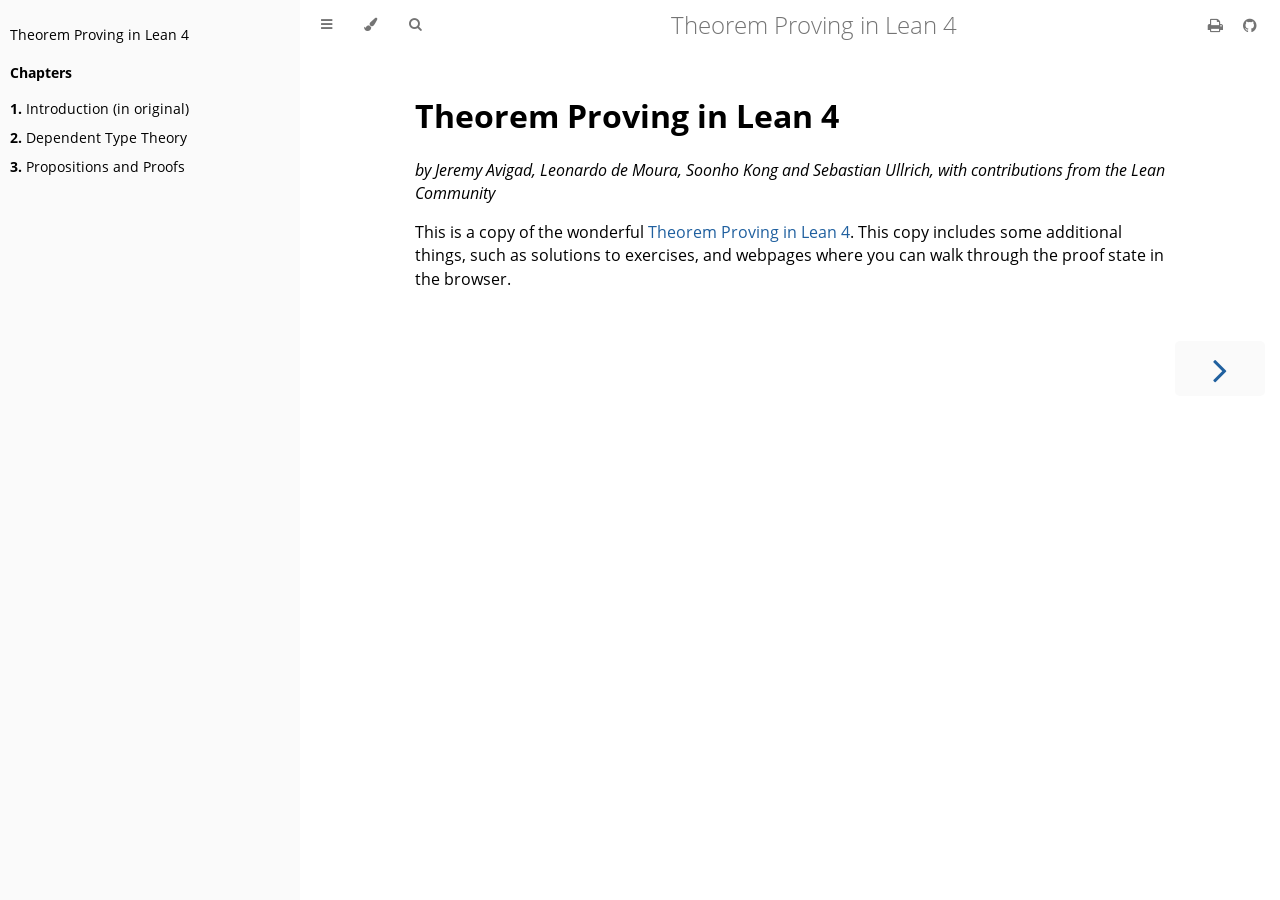
<file: index.html>
<!DOCTYPE HTML>
<html lang="en" class="sidebar-visible no-js light">
    <head>
        <!-- Book generated using mdBook -->
        <meta charset="UTF-8">
        <title>Theorem Proving in Lean 4 - Theorem Proving in Lean 4</title>
        <!-- Custom HTML head -->
        <meta content="text/html; charset=utf-8" http-equiv="Content-Type">
        <meta name="description" content="">
        <meta name="viewport" content="width=device-width, initial-scale=1">
        <meta name="theme-color" content="#ffffff" />

        <link rel="icon" href="favicon.svg">
        <link rel="shortcut icon" href="favicon.png">
        <link rel="stylesheet" href="css/variables.css">
        <link rel="stylesheet" href="css/general.css">
        <link rel="stylesheet" href="css/chrome.css">
        <link rel="stylesheet" href="css/print.css" media="print">
        <!-- Fonts -->
        <link rel="stylesheet" href="FontAwesome/css/font-awesome.css">
        <link rel="stylesheet" href="fonts/fonts.css">
        <!-- Highlight.js Stylesheets -->
        <link rel="stylesheet" href="highlight.css">
        <link rel="stylesheet" href="tomorrow-night.css">
        <link rel="stylesheet" href="ayu-highlight.css">

        <!-- Custom theme stylesheets -->
        <link rel="stylesheet" href="alectryon.css">
        <link rel="stylesheet" href="pygments.css">
    </head>
    <body>
        <!-- Provide site root to javascript -->
        <script type="text/javascript">
            var path_to_root = "";
            var default_theme = window.matchMedia("(prefers-color-scheme: dark)").matches ? "navy" : "light";
        </script>

        <!-- Work around some values being stored in localStorage wrapped in quotes -->
        <script type="text/javascript">
            try {
                var theme = localStorage.getItem('mdbook-theme');
                var sidebar = localStorage.getItem('mdbook-sidebar');

                if (theme && theme.startsWith('"') && theme.endsWith('"')) {
                    localStorage.setItem('mdbook-theme', theme.slice(1, theme.length - 1));
                }

                if (sidebar && sidebar.startsWith('"') && sidebar.endsWith('"')) {
                    localStorage.setItem('mdbook-sidebar', sidebar.slice(1, sidebar.length - 1));
                }
            } catch (e) { }
        </script>

        <!-- Set the theme before any content is loaded, prevents flash -->
        <script type="text/javascript">
            var theme;
            try { theme = localStorage.getItem('mdbook-theme'); } catch(e) { }
            if (theme === null || theme === undefined) { theme = default_theme; }
            var html = document.querySelector('html');
            html.classList.remove('no-js')
            html.classList.remove('light')
            html.classList.add(theme);
            html.classList.add('js');
        </script>

        <!-- Hide / unhide sidebar before it is displayed -->
        <script type="text/javascript">
            var html = document.querySelector('html');
            var sidebar = 'hidden';
            if (document.body.clientWidth >= 1080) {
                try { sidebar = localStorage.getItem('mdbook-sidebar'); } catch(e) { }
                sidebar = sidebar || 'visible';
            }
            html.classList.remove('sidebar-visible');
            html.classList.add("sidebar-" + sidebar);
        </script>

        <nav id="sidebar" class="sidebar" aria-label="Table of contents">
            <div class="sidebar-scrollbox">
                <ol class="chapter"><li class="chapter-item affix "><a href="title-page.html">Theorem Proving in Lean 4</a></li><li class="chapter-item affix "><li class="part-title">Chapters</li><li class="chapter-item "><a href="https://leanprover.github.io/theorem_proving_in_lean4/introduction.html"><strong aria-hidden="true">1.</strong> Introduction (in original)</a></li><li class="chapter-item "><a href="chapters/Chapter2.lean.html"><strong aria-hidden="true">2.</strong> Dependent Type Theory</a></li><li class="chapter-item "><a href="chapters/Chapter3.lean.html"><strong aria-hidden="true">3.</strong> Propositions and Proofs</a></li></ol>
            </div>
            <div id="sidebar-resize-handle" class="sidebar-resize-handle"></div>
        </nav>

        <div id="page-wrapper" class="page-wrapper">

            <div class="page">
                <div id="menu-bar-hover-placeholder"></div>
                <div id="menu-bar" class="menu-bar sticky bordered">
                    <div class="left-buttons">
                        <button id="sidebar-toggle" class="icon-button" type="button" title="Toggle Table of Contents" aria-label="Toggle Table of Contents" aria-controls="sidebar">
                            <i class="fa fa-bars"></i>
                        </button>
                        <button id="theme-toggle" class="icon-button" type="button" title="Change theme" aria-label="Change theme" aria-haspopup="true" aria-expanded="false" aria-controls="theme-list">
                            <i class="fa fa-paint-brush"></i>
                        </button>
                        <ul id="theme-list" class="theme-popup" aria-label="Themes" role="menu">
                            <li role="none"><button role="menuitem" class="theme" id="light">Light (default)</button></li>
                            <li role="none"><button role="menuitem" class="theme" id="rust">Rust</button></li>
                            <li role="none"><button role="menuitem" class="theme" id="coal">Coal</button></li>
                            <li role="none"><button role="menuitem" class="theme" id="navy">Navy</button></li>
                            <li role="none"><button role="menuitem" class="theme" id="ayu">Ayu</button></li>
                        </ul>
                        <button id="search-toggle" class="icon-button" type="button" title="Search. (Shortkey: s)" aria-label="Toggle Searchbar" aria-expanded="false" aria-keyshortcuts="S" aria-controls="searchbar">
                            <i class="fa fa-search"></i>
                        </button>
                    </div>

                    <h1 class="menu-title">Theorem Proving in Lean 4</h1>

                    <div class="right-buttons">
                        <a href="print.html" title="Print this book" aria-label="Print this book">
                            <i id="print-button" class="fa fa-print"></i>
                        </a>
                        <a href="https://github.com/leanprover/lean4" title="Git repository" aria-label="Git repository">
                            <i id="git-repository-button" class="fa fa-github"></i>
                        </a>
                    </div>
                </div>

                <div id="search-wrapper" class="hidden">
                    <form id="searchbar-outer" class="searchbar-outer">
                        <input type="search" id="searchbar" name="searchbar" placeholder="Search this book ..." aria-controls="searchresults-outer" aria-describedby="searchresults-header">
                    </form>
                    <div id="searchresults-outer" class="searchresults-outer hidden">
                        <div id="searchresults-header" class="searchresults-header"></div>
                        <ul id="searchresults">
                        </ul>
                    </div>
                </div>
                <!-- Apply ARIA attributes after the sidebar and the sidebar toggle button are added to the DOM -->
                <script type="text/javascript">
                    document.getElementById('sidebar-toggle').setAttribute('aria-expanded', sidebar === 'visible');
                    document.getElementById('sidebar').setAttribute('aria-hidden', sidebar !== 'visible');
                    Array.from(document.querySelectorAll('#sidebar a')).forEach(function(link) {
                        link.setAttribute('tabIndex', sidebar === 'visible' ? 0 : -1);
                    });
                </script>

                <div id="content" class="content">
                    <main>
                        <h1 id="theorem-proving-in-lean-4"><a class="header" href="#theorem-proving-in-lean-4">Theorem Proving in Lean 4</a></h1>
<p><em>by Jeremy Avigad, Leonardo de Moura, Soonho Kong and Sebastian Ullrich, with contributions from the Lean Community</em></p>
<p>This is a copy of the wonderful <a href="https://github.com/leanprover/theorem_proving_in_lean4">Theorem Proving in Lean 4</a>. This copy includes some additional things, such as solutions to exercises, and webpages where you can walk through the proof state in the browser.</p>

                    </main>

                    <nav class="nav-wrapper" aria-label="Page navigation">
                        <!-- Mobile navigation buttons -->
                            <a rel="next" href="https://leanprover.github.io/theorem_proving_in_lean4/introduction.html" class="mobile-nav-chapters next" title="Next chapter" aria-label="Next chapter" aria-keyshortcuts="Right">
                                <i class="fa fa-angle-right"></i>
                            </a>
                        <div style="clear: both"></div>
                    </nav>
                </div>
            </div>

            <nav class="nav-wide-wrapper" aria-label="Page navigation">
                    <a rel="next" href="https://leanprover.github.io/theorem_proving_in_lean4/introduction.html" class="nav-chapters next" title="Next chapter" aria-label="Next chapter" aria-keyshortcuts="Right">
                        <i class="fa fa-angle-right"></i>
                    </a>
            </nav>

        </div>

        <script type="text/javascript">
            window.playground_copyable = true;
        </script>
        <script src="elasticlunr.min.js" type="text/javascript" charset="utf-8"></script>
        <script src="mark.min.js" type="text/javascript" charset="utf-8"></script>
        <script src="searcher.js" type="text/javascript" charset="utf-8"></script>
        <script src="clipboard.min.js" type="text/javascript" charset="utf-8"></script>
        <script src="highlight.js" type="text/javascript" charset="utf-8"></script>
        <script src="book.js" type="text/javascript" charset="utf-8"></script>

        <!-- Custom JS scripts -->
        <script type="text/javascript" src="alectryon.js"></script>
    </body>
</html>
</file>
<file: css/variables.css>
/* Globals */

:root {
    --sidebar-width: 300px;
    --page-padding: 15px;
    --content-max-width: 750px;
    --menu-bar-height: 50px;
}

/* Themes */

.ayu {
    --bg: hsl(210, 25%, 8%);
    --fg: #c5c5c5;

    --sidebar-bg: #14191f;
    --sidebar-fg: #c8c9db;
    --sidebar-non-existant: #5c6773;
    --sidebar-active: #ffb454;
    --sidebar-spacer: #2d334f;

    --scrollbar: var(--sidebar-fg);

    --icons: #737480;
    --icons-hover: #b7b9cc;

    --links: #0096cf;

    --inline-code-color: #ffb454;

    --theme-popup-bg: #14191f;
    --theme-popup-border: #5c6773;
    --theme-hover: #191f26;

    --quote-bg: hsl(226, 15%, 17%);
    --quote-border: hsl(226, 15%, 22%);

    --table-border-color: hsl(210, 25%, 13%);
    --table-header-bg: hsl(210, 25%, 28%);
    --table-alternate-bg: hsl(210, 25%, 11%);

    --searchbar-border-color: #848484;
    --searchbar-bg: #424242;
    --searchbar-fg: #fff;
    --searchbar-shadow-color: #d4c89f;
    --searchresults-header-fg: #666;
    --searchresults-border-color: #888;
    --searchresults-li-bg: #252932;
    --search-mark-bg: #e3b171;
}

.coal {
    --bg: hsl(200, 7%, 8%);
    --fg: #98a3ad;

    --sidebar-bg: #292c2f;
    --sidebar-fg: #a1adb8;
    --sidebar-non-existant: #505254;
    --sidebar-active: #3473ad;
    --sidebar-spacer: #393939;

    --scrollbar: var(--sidebar-fg);

    --icons: #43484d;
    --icons-hover: #b3c0cc;

    --links: #2b79a2;

    --inline-code-color: #c5c8c6;

    --theme-popup-bg: #141617;
    --theme-popup-border: #43484d;
    --theme-hover: #1f2124;

    --quote-bg: hsl(234, 21%, 18%);
    --quote-border: hsl(234, 21%, 23%);

    --table-border-color: hsl(200, 7%, 13%);
    --table-header-bg: hsl(200, 7%, 28%);
    --table-alternate-bg: hsl(200, 7%, 11%);

    --searchbar-border-color: #aaa;
    --searchbar-bg: #b7b7b7;
    --searchbar-fg: #000;
    --searchbar-shadow-color: #aaa;
    --searchresults-header-fg: #666;
    --searchresults-border-color: #98a3ad;
    --searchresults-li-bg: #2b2b2f;
    --search-mark-bg: #355c7d;
}

.light {
    --bg: hsl(0, 0%, 100%);
    --fg: hsl(0, 0%, 0%);

    --sidebar-bg: #fafafa;
    --sidebar-fg: hsl(0, 0%, 0%);
    --sidebar-non-existant: #aaaaaa;
    --sidebar-active: #1f1fff;
    --sidebar-spacer: #f4f4f4;

    --scrollbar: #8F8F8F;

    --icons: #747474;
    --icons-hover: #000000;

    --links: #20609f;

    --inline-code-color: #301900;

    --theme-popup-bg: #fafafa;
    --theme-popup-border: #cccccc;
    --theme-hover: #e6e6e6;

    --quote-bg: hsl(197, 37%, 96%);
    --quote-border: hsl(197, 37%, 91%);

    --table-border-color: hsl(0, 0%, 95%);
    --table-header-bg: hsl(0, 0%, 80%);
    --table-alternate-bg: hsl(0, 0%, 97%);

    --searchbar-border-color: #aaa;
    --searchbar-bg: #fafafa;
    --searchbar-fg: #000;
    --searchbar-shadow-color: #aaa;
    --searchresults-header-fg: #666;
    --searchresults-border-color: #888;
    --searchresults-li-bg: #e4f2fe;
    --search-mark-bg: #a2cff5;
}

.navy {
    --bg: hsl(226, 23%, 11%);
    --fg: #bcbdd0;

    --sidebar-bg: #282d3f;
    --sidebar-fg: #c8c9db;
    --sidebar-non-existant: #505274;
    --sidebar-active: #2b79a2;
    --sidebar-spacer: #2d334f;

    --scrollbar: var(--sidebar-fg);

    --icons: #737480;
    --icons-hover: #b7b9cc;

    --links: #2b79a2;

    --inline-code-color: #c5c8c6;

    --theme-popup-bg: #161923;
    --theme-popup-border: #737480;
    --theme-hover: #282e40;

    --quote-bg: hsl(226, 15%, 17%);
    --quote-border: hsl(226, 15%, 22%);

    --table-border-color: hsl(226, 23%, 16%);
    --table-header-bg: hsl(226, 23%, 31%);
    --table-alternate-bg: hsl(226, 23%, 14%);

    --searchbar-border-color: #aaa;
    --searchbar-bg: #aeaec6;
    --searchbar-fg: #000;
    --searchbar-shadow-color: #aaa;
    --searchresults-header-fg: #5f5f71;
    --searchresults-border-color: #5c5c68;
    --searchresults-li-bg: #242430;
    --search-mark-bg: #a2cff5;
}

.rust {
    --bg: hsl(60, 9%, 87%);
    --fg: #262625;

    --sidebar-bg: #3b2e2a;
    --sidebar-fg: #c8c9db;
    --sidebar-non-existant: #505254;
    --sidebar-active: #e69f67;
    --sidebar-spacer: #45373a;

    --scrollbar: var(--sidebar-fg);

    --icons: #737480;
    --icons-hover: #262625;

    --links: #2b79a2;

    --inline-code-color: #6e6b5e;

    --theme-popup-bg: #e1e1db;
    --theme-popup-border: #b38f6b;
    --theme-hover: #99908a;

    --quote-bg: hsl(60, 5%, 75%);
    --quote-border: hsl(60, 5%, 70%);

    --table-border-color: hsl(60, 9%, 82%);
    --table-header-bg: #b3a497;
    --table-alternate-bg: hsl(60, 9%, 84%);

    --searchbar-border-color: #aaa;
    --searchbar-bg: #fafafa;
    --searchbar-fg: #000;
    --searchbar-shadow-color: #aaa;
    --searchresults-header-fg: #666;
    --searchresults-border-color: #888;
    --searchresults-li-bg: #dec2a2;
    --search-mark-bg: #e69f67;
}

@media (prefers-color-scheme: dark) {
    .light.no-js {
        --bg: hsl(200, 7%, 8%);
        --fg: #98a3ad;

        --sidebar-bg: #292c2f;
        --sidebar-fg: #a1adb8;
        --sidebar-non-existant: #505254;
        --sidebar-active: #3473ad;
        --sidebar-spacer: #393939;

        --scrollbar: var(--sidebar-fg);

        --icons: #43484d;
        --icons-hover: #b3c0cc;

        --links: #2b79a2;

        --inline-code-color: #c5c8c6;

        --theme-popup-bg: #141617;
        --theme-popup-border: #43484d;
        --theme-hover: #1f2124;

        --quote-bg: hsl(234, 21%, 18%);
        --quote-border: hsl(234, 21%, 23%);

        --table-border-color: hsl(200, 7%, 13%);
        --table-header-bg: hsl(200, 7%, 28%);
        --table-alternate-bg: hsl(200, 7%, 11%);

        --searchbar-border-color: #aaa;
        --searchbar-bg: #b7b7b7;
        --searchbar-fg: #000;
        --searchbar-shadow-color: #aaa;
        --searchresults-header-fg: #666;
        --searchresults-border-color: #98a3ad;
        --searchresults-li-bg: #2b2b2f;
        --search-mark-bg: #355c7d;
    }
}
</file>
<file: css/general.css>
/* Base styles and content styles */

@import 'variables.css';

:root {
    /* Browser default font-size is 16px, this way 1 rem = 10px */
    font-size: 62.5%;
}

html {
    font-family: "Open Sans", sans-serif;
    color: var(--fg);
    background-color: var(--bg);
    text-size-adjust: none;
    -webkit-text-size-adjust: none;
}

body {
    margin: 0;
    font-size: 1.6rem;
    overflow-x: hidden;
}

code {
    font-family: "Source Code Pro", Consolas, "Ubuntu Mono", Menlo, "DejaVu Sans Mono", monospace, monospace !important;
    font-size: 0.875em; /* please adjust the ace font size accordingly in editor.js */
}

/* Don't change font size in headers. */
h1 code, h2 code, h3 code, h4 code, h5 code, h6 code {
    font-size: unset;
}

.left { float: left; }
.right { float: right; }
.boring { opacity: 0.6; }
.hide-boring .boring { display: none; }
.hidden { display: none !important; }

h2, h3 { margin-top: 2.5em; }
h4, h5 { margin-top: 2em; }

.header + .header h3,
.header + .header h4,
.header + .header h5 {
    margin-top: 1em;
}

h1:target::before,
h2:target::before,
h3:target::before,
h4:target::before,
h5:target::before,
h6:target::before {
    display: inline-block;
    content: "»";
    margin-left: -30px;
    width: 30px;
}

/* This is broken on Safari as of version 14, but is fixed
   in Safari Technology Preview 117 which I think will be Safari 14.2.
   https://bugs.webkit.org/show_bug.cgi?id=218076
*/
:target {
    scroll-margin-top: calc(var(--menu-bar-height) + 0.5em);
}

.page {
    outline: 0;
    padding: 0 var(--page-padding);
    margin-top: calc(0px - var(--menu-bar-height)); /* Compensate for the #menu-bar-hover-placeholder */
}
.page-wrapper {
    box-sizing: border-box;
}
.js:not(.sidebar-resizing) .page-wrapper {
    transition: margin-left 0.3s ease, transform 0.3s ease; /* Animation: slide away */
}

.content {
    overflow-y: auto;
    padding: 0 15px;
    padding-bottom: 50px;
}
.content main {
    margin-left: auto;
    margin-right: auto;
    max-width: var(--content-max-width);
}
.content p { line-height: 1.45em; }
.content ol { line-height: 1.45em; }
.content ul { line-height: 1.45em; }
.content a { text-decoration: none; }
.content a:hover { text-decoration: underline; }
.content img, .content video { max-width: 100%; }
.content .header:link,
.content .header:visited {
    color: var(--fg);
}
.content .header:link,
.content .header:visited:hover {
    text-decoration: none;
}

table {
    margin: 0 auto;
    border-collapse: collapse;
}
table td {
    padding: 3px 20px;
    border: 1px var(--table-border-color) solid;
}
table thead {
    background: var(--table-header-bg);
}
table thead td {
    font-weight: 700;
    border: none;
}
table thead th {
    padding: 3px 20px;
}
table thead tr {
    border: 1px var(--table-header-bg) solid;
}
/* Alternate background colors for rows */
table tbody tr:nth-child(2n) {
    background: var(--table-alternate-bg);
}


blockquote {
    margin: 20px 0;
    padding: 0 20px;
    color: var(--fg);
    background-color: var(--quote-bg);
    border-top: .1em solid var(--quote-border);
    border-bottom: .1em solid var(--quote-border);
}


:not(.footnote-definition) + .footnote-definition,
.footnote-definition + :not(.footnote-definition) {
    margin-top: 2em;
}
.footnote-definition {
    font-size: 0.9em;
    margin: 0.5em 0;
}
.footnote-definition p {
    display: inline;
}

.tooltiptext {
    position: absolute;
    visibility: hidden;
    color: #fff;
    background-color: #333;
    transform: translateX(-50%); /* Center by moving tooltip 50% of its width left */
    left: -8px; /* Half of the width of the icon */
    top: -35px;
    font-size: 0.8em;
    text-align: center;
    border-radius: 6px;
    padding: 5px 8px;
    margin: 5px;
    z-index: 1000;
}
.tooltipped .tooltiptext {
    visibility: visible;
}

.chapter li.part-title {
    color: var(--sidebar-fg);
    margin: 5px 0px;
    font-weight: bold;
}

.result-no-output {
    font-style: italic;
}
</file>
<file: css/chrome.css>
/* CSS for UI elements (a.k.a. chrome) */

@import 'variables.css';

::-webkit-scrollbar {
    background: var(--bg);
}
::-webkit-scrollbar-thumb {
    background: var(--scrollbar);
}
html {
    scrollbar-color: var(--scrollbar) var(--bg);
}
#searchresults a,
.content a:link,
a:visited,
a > .hljs {
    color: var(--links);
}

/* Menu Bar */

#menu-bar,
#menu-bar-hover-placeholder {
    z-index: 101;
    margin: auto calc(0px - var(--page-padding));
}
#menu-bar {
    position: relative;
    display: flex;
    flex-wrap: wrap;
    background-color: var(--bg);
    border-bottom-color: var(--bg);
    border-bottom-width: 1px;
    border-bottom-style: solid;
}
#menu-bar.sticky,
.js #menu-bar-hover-placeholder:hover + #menu-bar,
.js #menu-bar:hover,
.js.sidebar-visible #menu-bar {
    position: -webkit-sticky;
    position: sticky;
    top: 0 !important;
}
#menu-bar-hover-placeholder {
    position: sticky;
    position: -webkit-sticky;
    top: 0;
    height: var(--menu-bar-height);
}
#menu-bar.bordered {
    border-bottom-color: var(--table-border-color);
}
#menu-bar i, #menu-bar .icon-button {
    position: relative;
    padding: 0 8px;
    z-index: 10;
    line-height: var(--menu-bar-height);
    cursor: pointer;
    transition: color 0.5s;
}
@media only screen and (max-width: 420px) {
    #menu-bar i, #menu-bar .icon-button {
        padding: 0 5px;
    }
}

.icon-button {
    border: none;
    background: none;
    padding: 0;
    color: inherit;
}
.icon-button i {
    margin: 0;
}

.right-buttons {
    margin: 0 15px;
}
.right-buttons a {
    text-decoration: none;
}

.left-buttons {
    display: flex;
    margin: 0 5px;
}
.no-js .left-buttons {
    display: none;
}

.menu-title {
    display: inline-block;
    font-weight: 200;
    font-size: 2.4rem;
    line-height: var(--menu-bar-height);
    text-align: center;
    margin: 0;
    flex: 1;
    white-space: nowrap;
    overflow: hidden;
    text-overflow: ellipsis;
}
.js .menu-title {
    cursor: pointer;
}

.menu-bar,
.menu-bar:visited,
.nav-chapters,
.nav-chapters:visited,
.mobile-nav-chapters,
.mobile-nav-chapters:visited,
.menu-bar .icon-button,
.menu-bar a i {
    color: var(--icons);
}

.menu-bar i:hover,
.menu-bar .icon-button:hover,
.nav-chapters:hover,
.mobile-nav-chapters i:hover {
    color: var(--icons-hover);
}

/* Nav Icons */

.nav-chapters {
    font-size: 2.5em;
    text-align: center;
    text-decoration: none;

    position: fixed;
    top: 0;
    bottom: 0;
    margin: 0;
    max-width: 150px;
    min-width: 90px;

    display: flex;
    justify-content: center;
    align-content: center;
    flex-direction: column;

    transition: color 0.5s, background-color 0.5s;
}

.nav-chapters:hover {
    text-decoration: none;
    background-color: var(--theme-hover);
    transition: background-color 0.15s, color 0.15s;
}

.nav-wrapper {
    margin-top: 50px;
    display: none;
}

.mobile-nav-chapters {
    font-size: 2.5em;
    text-align: center;
    text-decoration: none;
    width: 90px;
    border-radius: 5px;
    background-color: var(--sidebar-bg);
}

.previous {
    float: left;
}

.next {
    float: right;
    right: var(--page-padding);
}

@media only screen and (max-width: 1080px) {
    .nav-wide-wrapper { display: none; }
    .nav-wrapper { display: block; }
}

@media only screen and (max-width: 1380px) {
    .sidebar-visible .nav-wide-wrapper { display: none; }
    .sidebar-visible .nav-wrapper { display: block; }
}

/* Inline code */

:not(pre) > .hljs {
    display: inline;
    padding: 0.1em 0.3em;
    border-radius: 3px;
}

:not(pre):not(a) > .hljs {
    color: var(--inline-code-color);
    overflow-x: initial;
}

a:hover > .hljs {
    text-decoration: underline;
}

pre {
    position: relative;
}
pre > .buttons {
    position: absolute;
    z-index: 100;
    right: 5px;
    top: 5px;

    color: var(--sidebar-fg);
    cursor: pointer;
}
pre > .buttons :hover {
    color: var(--sidebar-active);
}
pre > .buttons i {
    margin-left: 8px;
}
pre > .buttons button {
    color: inherit;
    background: transparent;
    border: none;
    cursor: inherit;
}
pre > .result {
    margin-top: 10px;
}

/* Search */

#searchresults a {
    text-decoration: none;
}

mark {
    border-radius: 2px;
    padding: 0 3px 1px 3px;
    margin: 0 -3px -1px -3px;
    background-color: var(--search-mark-bg);
    transition: background-color 300ms linear;
    cursor: pointer;
}

mark.fade-out {
    background-color: rgba(0,0,0,0) !important;
    cursor: auto;
}

.searchbar-outer {
    margin-left: auto;
    margin-right: auto;
    max-width: var(--content-max-width);
}

#searchbar {
    width: 100%;
    margin: 5px auto 0px auto;
    padding: 10px 16px;
    transition: box-shadow 300ms ease-in-out;
    border: 1px solid var(--searchbar-border-color);
    border-radius: 3px;
    background-color: var(--searchbar-bg);
    color: var(--searchbar-fg);
}
#searchbar:focus,
#searchbar.active {
    box-shadow: 0 0 3px var(--searchbar-shadow-color);
}

.searchresults-header {
    font-weight: bold;
    font-size: 1em;
    padding: 18px 0 0 5px;
    color: var(--searchresults-header-fg);
}

.searchresults-outer {
    margin-left: auto;
    margin-right: auto;
    max-width: var(--content-max-width);
    border-bottom: 1px dashed var(--searchresults-border-color);
}

ul#searchresults {
    list-style: none;
    padding-left: 20px;
}
ul#searchresults li {
    margin: 10px 0px;
    padding: 2px;
    border-radius: 2px;
}
ul#searchresults li.focus {
    background-color: var(--searchresults-li-bg);
}
ul#searchresults span.teaser {
    display: block;
    clear: both;
    margin: 5px 0 0 20px;
    font-size: 0.8em;
}
ul#searchresults span.teaser em {
    font-weight: bold;
    font-style: normal;
}

/* Sidebar */

.sidebar {
    position: fixed;
    left: 0;
    top: 0;
    bottom: 0;
    width: var(--sidebar-width);
    font-size: 0.875em;
    box-sizing: border-box;
    -webkit-overflow-scrolling: touch;
    overscroll-behavior-y: contain;
    background-color: var(--sidebar-bg);
    color: var(--sidebar-fg);
}
.sidebar-resizing {
    -moz-user-select: none;
    -webkit-user-select: none;
    -ms-user-select: none;
    user-select: none;
}
.js:not(.sidebar-resizing) .sidebar {
    transition: transform 0.3s; /* Animation: slide away */
}
.sidebar code {
    line-height: 2em;
}
.sidebar .sidebar-scrollbox {
    overflow-y: auto;
    position: absolute;
    top: 0;
    bottom: 0;
    left: 0;
    right: 0;
    padding: 10px 10px;
}
.sidebar .sidebar-resize-handle {
    position: absolute;
    cursor: col-resize;
    width: 0;
    right: 0;
    top: 0;
    bottom: 0;
}
.js .sidebar .sidebar-resize-handle {
    cursor: col-resize;
    width: 5px;
}
.sidebar-hidden .sidebar {
    transform: translateX(calc(0px - var(--sidebar-width)));
}
.sidebar::-webkit-scrollbar {
    background: var(--sidebar-bg);
}
.sidebar::-webkit-scrollbar-thumb {
    background: var(--scrollbar);
}

.sidebar-visible .page-wrapper {
    transform: translateX(var(--sidebar-width));
}
@media only screen and (min-width: 620px) {
    .sidebar-visible .page-wrapper {
        transform: none;
        margin-left: var(--sidebar-width);
    }
}

.chapter {
    list-style: none outside none;
    padding-left: 0;
    line-height: 2.2em;
}

.chapter ol {
    width: 100%;
}

.chapter li {
    display: flex;
    color: var(--sidebar-non-existant);
}
.chapter li a {
    display: block;
    padding: 0;
    text-decoration: none;
    color: var(--sidebar-fg);
}

.chapter li a:hover {
    color: var(--sidebar-active);
}

.chapter li a.active {
    color: var(--sidebar-active);
}

.chapter li > a.toggle {
    cursor: pointer;
    display: block;
    margin-left: auto;
    padding: 0 10px;
    user-select: none;
    opacity: 0.68;
}

.chapter li > a.toggle div {
    transition: transform 0.5s;
}

/* collapse the section */
.chapter li:not(.expanded) + li > ol {
    display: none;
}

.chapter li.chapter-item {
    line-height: 1.5em;
    margin-top: 0.6em;
}

.chapter li.expanded > a.toggle div {
    transform: rotate(90deg);
}

.spacer {
    width: 100%;
    height: 3px;
    margin: 5px 0px;
}
.chapter .spacer {
    background-color: var(--sidebar-spacer);
}

@media (-moz-touch-enabled: 1), (pointer: coarse) {
    .chapter li a { padding: 5px 0; }
    .spacer { margin: 10px 0; }
}

.section {
    list-style: none outside none;
    padding-left: 20px;
    line-height: 1.9em;
}

/* Theme Menu Popup */

.theme-popup {
    position: absolute;
    left: 10px;
    top: var(--menu-bar-height);
    z-index: 1000;
    border-radius: 4px;
    font-size: 0.7em;
    color: var(--fg);
    background: var(--theme-popup-bg);
    border: 1px solid var(--theme-popup-border);
    margin: 0;
    padding: 0;
    list-style: none;
    display: none;
}
.theme-popup .default {
    color: var(--icons);
}
.theme-popup .theme {
    width: 100%;
    border: 0;
    margin: 0;
    padding: 2px 10px;
    line-height: 25px;
    white-space: nowrap;
    text-align: left;
    cursor: pointer;
    color: inherit;
    background: inherit;
    font-size: inherit;
}
.theme-popup .theme:hover {
    background-color: var(--theme-hover);
}
.theme-popup .theme:hover:first-child,
.theme-popup .theme:hover:last-child {
    border-top-left-radius: inherit;
    border-top-right-radius: inherit;
}
</file>
<file: css/print.css>
#sidebar,
#menu-bar,
.nav-chapters,
.mobile-nav-chapters {
    display: none;
}

#page-wrapper.page-wrapper {
    transform: none;
    margin-left: 0px;
    overflow-y: initial;
}

#content {
    max-width: none;
    margin: 0;
    padding: 0;
}

.page {
    overflow-y: initial;
}

code {
    background-color: #666666;
    border-radius: 5px;

    /* Force background to be printed in Chrome */
    -webkit-print-color-adjust: exact;
}

pre > .buttons {
    z-index: 2;
}

a, a:visited, a:active, a:hover {
    color: #4183c4;
    text-decoration: none;
}

h1, h2, h3, h4, h5, h6 {
    page-break-inside: avoid;
    page-break-after: avoid;
}

pre, code {
    page-break-inside: avoid;
    white-space: pre-wrap;
}

.fa {
    display: none !important;
}
</file>
<file: fonts/fonts.css>
/* Open Sans is licensed under the Apache License, Version 2.0. See http://www.apache.org/licenses/LICENSE-2.0 */
/* Source Code Pro is under the Open Font License. See https://scripts.sil.org/cms/scripts/page.php?site_id=nrsi&id=OFL */

/* open-sans-300 - latin_vietnamese_latin-ext_greek-ext_greek_cyrillic-ext_cyrillic */
@font-face {
  font-family: 'Open Sans';
  font-style: normal;
  font-weight: 300;
  src: local('Open Sans Light'), local('OpenSans-Light'),
       url('open-sans-v17-all-charsets-300.woff2') format('woff2');
}

/* open-sans-300italic - latin_vietnamese_latin-ext_greek-ext_greek_cyrillic-ext_cyrillic */
@font-face {
  font-family: 'Open Sans';
  font-style: italic;
  font-weight: 300;
  src: local('Open Sans Light Italic'), local('OpenSans-LightItalic'),
       url('open-sans-v17-all-charsets-300italic.woff2') format('woff2');
}

/* open-sans-regular - latin_vietnamese_latin-ext_greek-ext_greek_cyrillic-ext_cyrillic */
@font-face {
  font-family: 'Open Sans';
  font-style: normal;
  font-weight: 400;
  src: local('Open Sans Regular'), local('OpenSans-Regular'),
       url('open-sans-v17-all-charsets-regular.woff2') format('woff2');
}

/* open-sans-italic - latin_vietnamese_latin-ext_greek-ext_greek_cyrillic-ext_cyrillic */
@font-face {
  font-family: 'Open Sans';
  font-style: italic;
  font-weight: 400;
  src: local('Open Sans Italic'), local('OpenSans-Italic'),
       url('open-sans-v17-all-charsets-italic.woff2') format('woff2');
}

/* open-sans-600 - latin_vietnamese_latin-ext_greek-ext_greek_cyrillic-ext_cyrillic */
@font-face {
  font-family: 'Open Sans';
  font-style: normal;
  font-weight: 600;
  src: local('Open Sans SemiBold'), local('OpenSans-SemiBold'),
       url('open-sans-v17-all-charsets-600.woff2') format('woff2');
}

/* open-sans-600italic - latin_vietnamese_latin-ext_greek-ext_greek_cyrillic-ext_cyrillic */
@font-face {
  font-family: 'Open Sans';
  font-style: italic;
  font-weight: 600;
  src: local('Open Sans SemiBold Italic'), local('OpenSans-SemiBoldItalic'),
       url('open-sans-v17-all-charsets-600italic.woff2') format('woff2');
}

/* open-sans-700 - latin_vietnamese_latin-ext_greek-ext_greek_cyrillic-ext_cyrillic */
@font-face {
  font-family: 'Open Sans';
  font-style: normal;
  font-weight: 700;
  src: local('Open Sans Bold'), local('OpenSans-Bold'),
       url('open-sans-v17-all-charsets-700.woff2') format('woff2');
}

/* open-sans-700italic - latin_vietnamese_latin-ext_greek-ext_greek_cyrillic-ext_cyrillic */
@font-face {
  font-family: 'Open Sans';
  font-style: italic;
  font-weight: 700;
  src: local('Open Sans Bold Italic'), local('OpenSans-BoldItalic'),
       url('open-sans-v17-all-charsets-700italic.woff2') format('woff2');
}

/* open-sans-800 - latin_vietnamese_latin-ext_greek-ext_greek_cyrillic-ext_cyrillic */
@font-face {
  font-family: 'Open Sans';
  font-style: normal;
  font-weight: 800;
  src: local('Open Sans ExtraBold'), local('OpenSans-ExtraBold'),
       url('open-sans-v17-all-charsets-800.woff2') format('woff2');
}

/* open-sans-800italic - latin_vietnamese_latin-ext_greek-ext_greek_cyrillic-ext_cyrillic */
@font-face {
  font-family: 'Open Sans';
  font-style: italic;
  font-weight: 800;
  src: local('Open Sans ExtraBold Italic'), local('OpenSans-ExtraBoldItalic'),
       url('open-sans-v17-all-charsets-800italic.woff2') format('woff2');
}

/* source-code-pro-500 - latin_vietnamese_latin-ext_greek_cyrillic-ext_cyrillic */
@font-face {
  font-family: 'Source Code Pro';
  font-style: normal;
  font-weight: 500;
  src: url('source-code-pro-v11-all-charsets-500.woff2') format('woff2');
}
</file>
<file: highlight.css>
/*
 * An increased contrast highlighting scheme loosely based on the
 * "Base16 Atelier Dune Light" theme by Bram de Haan
 * (http://atelierbram.github.io/syntax-highlighting/atelier-schemes/dune)
 * Original Base16 color scheme by Chris Kempson
 * (https://github.com/chriskempson/base16)
 */

/* Comment */
.hljs-comment,
.hljs-quote {
  color: #575757;
}

/* Red */
.hljs-variable,
.hljs-template-variable,
.hljs-attribute,
.hljs-tag,
.hljs-name,
.hljs-regexp,
.hljs-link,
.hljs-name,
.hljs-selector-id,
.hljs-selector-class {
  color: #d70025;
}

/* Orange */
.hljs-number,
.hljs-meta,
.hljs-built_in,
.hljs-builtin-name,
.hljs-literal,
.hljs-type,
.hljs-params {
  color: #b21e00;
}

/* Green */
.hljs-string,
.hljs-symbol,
.hljs-bullet {
  color: #008200;
}

/* Blue */
.hljs-title,
.hljs-section {
  color: #0030f2;
}

/* Purple */
.hljs-keyword,
.hljs-selector-tag {
  color: #9d00ec;
}

.hljs {
  display: block;
  overflow-x: auto;
  background: #f6f7f6;
  color: #000;
  padding: 0.5em;
}

.hljs-emphasis {
  font-style: italic;
}

.hljs-strong {
  font-weight: bold;
}

.hljs-addition {
  color: #22863a;
  background-color: #f0fff4;
}

.hljs-deletion {
  color: #b31d28;
  background-color: #ffeef0;
}
</file>
<file: tomorrow-night.css>
/* Tomorrow Night Theme */
/* http://jmblog.github.com/color-themes-for-google-code-highlightjs */
/* Original theme - https://github.com/chriskempson/tomorrow-theme */
/* http://jmblog.github.com/color-themes-for-google-code-highlightjs */

/* Tomorrow Comment */
.hljs-comment {
  color: #969896;
}

/* Tomorrow Red */
.hljs-variable,
.hljs-attribute,
.hljs-tag,
.hljs-regexp,
.ruby .hljs-constant,
.xml .hljs-tag .hljs-title,
.xml .hljs-pi,
.xml .hljs-doctype,
.html .hljs-doctype,
.css .hljs-id,
.css .hljs-class,
.css .hljs-pseudo {
  color: #cc6666;
}

/* Tomorrow Orange */
.hljs-number,
.hljs-preprocessor,
.hljs-pragma,
.hljs-built_in,
.hljs-literal,
.hljs-params,
.hljs-constant {
  color: #de935f;
}

/* Tomorrow Yellow */
.ruby .hljs-class .hljs-title,
.css .hljs-rule .hljs-attribute {
  color: #f0c674;
}

/* Tomorrow Green */
.hljs-string,
.hljs-value,
.hljs-inheritance,
.hljs-header,
.hljs-name,
.ruby .hljs-symbol,
.xml .hljs-cdata {
  color: #b5bd68;
}

/* Tomorrow Aqua */
.hljs-title,
.css .hljs-hexcolor {
  color: #8abeb7;
}

/* Tomorrow Blue */
.hljs-function,
.python .hljs-decorator,
.python .hljs-title,
.ruby .hljs-function .hljs-title,
.ruby .hljs-title .hljs-keyword,
.perl .hljs-sub,
.javascript .hljs-title,
.coffeescript .hljs-title {
  color: #81a2be;
}

/* Tomorrow Purple */
.hljs-keyword,
.javascript .hljs-function {
  color: #b294bb;
}

.hljs {
  display: block;
  overflow-x: auto;
  background: #1d1f21;
  color: #c5c8c6;
  padding: 0.5em;
  -webkit-text-size-adjust: none;
}

.coffeescript .javascript,
.javascript .xml,
.tex .hljs-formula,
.xml .javascript,
.xml .vbscript,
.xml .css,
.xml .hljs-cdata {
  opacity: 0.5;
}

.hljs-addition {
  color: #718c00;
}

.hljs-deletion {
  color: #c82829;
}
</file>
<file: ayu-highlight.css>
/*
Based off of the Ayu theme
Original by Dempfi (https://github.com/dempfi/ayu)
*/

.hljs {
  display: block;
  overflow-x: auto;
  background: #191f26;
  color: #e6e1cf;
  padding: 0.5em;
}

.hljs-comment,
.hljs-quote {
  color: #5c6773;
  font-style: italic;
}

.hljs-variable,
.hljs-template-variable,
.hljs-attribute,
.hljs-attr,
.hljs-regexp,
.hljs-link,
.hljs-selector-id,
.hljs-selector-class {
  color: #ff7733;
}

.hljs-number,
.hljs-meta,
.hljs-builtin-name,
.hljs-literal,
.hljs-type,
.hljs-params {
  color: #ffee99;
}

.hljs-string,
.hljs-bullet {
  color: #b8cc52;
}

.hljs-title,
.hljs-built_in,
.hljs-section {
  color: #ffb454;
}

.hljs-keyword,
.hljs-selector-tag,
.hljs-symbol {
  color: #ff7733;
}

.hljs-name {
    color: #36a3d9;
}

.hljs-tag {
    color: #00568d;
}

.hljs-emphasis {
  font-style: italic;
}

.hljs-strong {
  font-weight: bold;
}

.hljs-addition {
  color: #91b362;
}

.hljs-deletion {
  color: #d96c75;
}
</file>
<file: alectryon.css>
@charset "UTF-8";
/*
Copyright © 2019 Clément Pit-Claudel

Permission is hereby granted, free of charge, to any person obtaining a copy
of this software and associated documentation files (the "Software"), to deal
in the Software without restriction, including without limitation the rights
to use, copy, modify, merge, publish, distribute, sublicense, and/or sell
copies of the Software, and to permit persons to whom the Software is
furnished to do so, subject to the following conditions:

The above copyright notice and this permission notice shall be included in all
copies or substantial portions of the Software.

THE SOFTWARE IS PROVIDED "AS IS", WITHOUT WARRANTY OF ANY KIND, EXPRESS OR
IMPLIED, INCLUDING BUT NOT LIMITED TO THE WARRANTIES OF MERCHANTABILITY,
FITNESS FOR A PARTICULAR PURPOSE AND NONINFRINGEMENT. IN NO EVENT SHALL THE
AUTHORS OR COPYRIGHT HOLDERS BE LIABLE FOR ANY CLAIM, DAMAGES OR OTHER
LIABILITY, WHETHER IN AN ACTION OF CONTRACT, TORT OR OTHERWISE, ARISING FROM,
OUT OF OR IN CONNECTION WITH THE SOFTWARE OR THE USE OR OTHER DEALINGS IN THE
SOFTWARE.
*/

/*******************************/
/* CSS reset for .alectryon-io */
/*******************************/

/* 
Use `initial` instead of `contents` to avoid a browser bug which removes 
the element from the accessibility tree.
https://developer.mozilla.org/en-US/docs/Web/CSS/display#display_contents
*/

.content {
    display: initial;
}

.alectryon-io blockquote {
    line-height: inherit;
}

.alectryon-io blockquote:after {
    display: none;
}

.alectryon-io label {
    display: inline;
    font-size: inherit;
    margin: 0;
}

.alectryon-io a {
    text-decoration: none !important;
    font-style: oblique !important;
    color: unset;
}

/* Undo <small> and <blockquote>, added to improve RSS rendering. */

.alectryon-io small.alectryon-output,
.alectryon-io small.alectryon-type-info {
    font-size: inherit;
}

.alectryon-io blockquote.alectryon-goal,
.alectryon-io blockquote.alectryon-message {
    font-weight: normal;
    font-size: inherit;
}

/***************/
/* Main styles */
/***************/

.alectryon-coqdoc .doc .code,
.alectryon-coqdoc .doc .comment,
.alectryon-coqdoc .doc .inlinecode,
.alectryon-mref,
.alectryon-block, .alectryon-io,
.alectryon-toggle-label, .alectryon-banner {
    font-family: "Source Code Pro", Consolas, "Ubuntu Mono", Menlo, "DejaVu Sans Mono", monospace, monospace !important;
    font-size: 0.875em;
    font-feature-settings: "COQX" 1 /* Coq ligatures */, "XV00" 1 /* Legacy */, "calt" 1 /* Fallback */;
    line-height: initial;
}

.alectryon-io, .alectryon-block, .alectryon-toggle-label, .alectryon-banner {
    overflow: visible;
    overflow-wrap: break-word;
    position: relative;
    white-space: pre-wrap;
}

/*
CoqIDE doesn't turn off the unicode bidirectional algorithm (and PG simply
respects the user's `bidi-display-reordering` setting), so don't turn it off
here either.  But beware unexpected results like `Definition test_אב := 0.`

.alectryon-io span {
    direction: ltr;
    unicode-bidi: bidi-override;
}

In any case, make an exception for comments:

.highlight .c {
    direction: embed;
    unicode-bidi: initial;
}
*/

.alectryon-mref,
.alectryon-mref-marker {
    align-self: center;
    box-sizing: border-box;
    display: inline-block;
    font-size: 80%;
    font-weight: bold;
    line-height: 1;
    box-shadow: 0 0 0 1pt black;
    padding: 1pt 0.3em;
    text-decoration: none;
}

.alectryon-block .alectryon-mref-marker,
.alectryon-io .alectryon-mref-marker {
    user-select: none;
    margin: -0.25em 0 -0.25em 0.5em;
}

.alectryon-inline .alectryon-mref-marker {
    margin: -0.25em 0.15em -0.25em 0.625em; /* 625 = 0.5em / 80% */
}

.alectryon-mref {
    color: inherit;
    margin: -0.5em 0.25em;
}

.alectryon-goal:target .goal-separator .alectryon-mref-marker,
:target > .alectryon-mref-marker {
    animation: blink 0.2s step-start 0s 3 normal none;
    background-color: #fcaf3e;
    position: relative;
}

@keyframes blink {
    50% {
        box-shadow: 0 0 0 3pt #fcaf3e, 0 0 0 4pt black;
        z-index: 10;
    }
}

.alectryon-toggle,
.alectryon-io .alectryon-extra-goal-toggle {
    display: none;
}

.alectryon-bubble,
.alectryon-io label,
.alectryon-toggle-label {
    cursor: pointer;
}

.alectryon-toggle-label {
    display: block;
    font-size: 0.8em;
}

.alectryon-io .alectryon-input {
    padding: 0.1em 0; /* Enlarge the hitbox slightly to fill interline gaps */
}

.alectryon-io .alectryon-token {
    white-space: pre-wrap;
    display: inline;
}

.alectryon-io .alectryon-sentence.alectryon-target .alectryon-input {
    /* FIXME if keywords were ‘bolder’ we wouldn't need !important */
    font-weight: bold !important; /* Use !important to avoid a * selector */
}

.alectryon-bubble:before,
.alectryon-toggle-label:before,
.alectryon-io label.alectryon-input:after,
.alectryon-io .alectryon-goal > label:before {
    border: 1px solid #babdb6;
    border-radius: 1em;
    box-sizing: border-box;
    content: '';
    display: inline-block;
    font-weight: bold;
    height: 0.25em;
    margin-bottom: 0.15em;
    vertical-align: middle;
    width: 0.75em;
}

.alectryon-toggle-label:before,
.alectryon-io .alectryon-goal > label:before {
    margin-right: 0.25em;
}

.alectryon-io .alectryon-goal > label:before {
    margin-top: 0.125em;
}

.alectryon-io label.alectryon-input {
    padding-right: 1em; /* Prevent line wraps before the checkbox bubble */
}

.alectryon-io label.alectryon-input:after {
    margin-left: 0.25em;
    margin-right: -1em; /* Compensate for the anti-wrapping space */
}

.alectryon-failed {
    /* Underlines are broken in Chrome (they reset at each element boundary)… */
    /* text-decoration: red wavy underline; */
    /* … but it isn't too noticeable with dots */
    text-decoration: red dotted underline;
    text-decoration-skip-ink: none;
    /* Chrome prints background images in low resolution, yielding a blurry underline */
    /* background: bottom / 0.3em auto repeat-x url([data-uri]); */
}

/* Wrapping :hover rules in a media query ensures that tapping a Coq sentence
   doesn't trigger its :hover state (otherwise, on mobile, tapping a sentence to
   hide its output causes it to remain visible (its :hover state gets triggered.
   We only do it for the default style though, since other styles don't put the
   output over the main text, so showing too much is not an issue. */
@media (any-hover: hover) {
    .alectryon-bubble:hover:before,
    .alectryon-toggle-label:hover:before,
    .alectryon-io label.alectryon-input:hover:after {
        background: #eeeeec;
    }

    .alectryon-io label.alectryon-input:hover {
        text-decoration: underline dotted #babdb6;
	    text-shadow: 0 0 1px rgb(46, 52, 54, 0.3); /* #2e3436 + opacity */
    }

    .alectryon-io .alectryon-sentence:hover .alectryon-output,
    .alectryon-io .alectryon-token:hover .alectryon-type-info-wrapper,
    .alectryon-io .alectryon-token:hover .alectryon-type-info-wrapper {
        z-index: 2; /* Place hovered goals above .alectryon-sentence.alectryon-target ones */
    }
}

.alectryon-toggle:checked + .alectryon-toggle-label:before,
.alectryon-io .alectryon-sentence > .alectryon-toggle:checked + label.alectryon-input:after,
.alectryon-io .alectryon-extra-goal-toggle:checked + .alectryon-goal > label:before {
    background-color: #babdb6;
    border-color: #babdb6;
}

/* Disable clicks on sentences when the document-wide toggle is set. */
.alectryon-toggle:checked + label + .alectryon-container label.alectryon-input {
    cursor: unset;
    pointer-events: none;
}

/* Hide individual checkboxes when the document-wide toggle is set. */
.alectryon-toggle:checked + label + .alectryon-container label.alectryon-input:after {
    display: none;
}

/* .alectryon-output is displayed by toggles, :hover, and .alectryon-target rules */
.alectryon-io .alectryon-output {
    box-sizing: border-box;
    display: none;
    left: 0;
    right: 0;
    position: absolute;
    padding: 0.25em 0;
    overflow: visible; /* Let box-shadows overflow */
    z-index: 1; /* Default to an index lower than that used by :hover */
}

.alectryon-io .alectryon-type-info-wrapper {
    position: absolute;
    display: inline-block;
    width: 100%;
}

.alectryon-io .alectryon-type-info-wrapper.full-width {
    left: 0;
    min-width: 100%;
    max-width: 100%;
}

.alectryon-io .alectryon-type-info .goal-separator {
    height: unset;
    margin-top: 0em;
}

.alectryon-io .alectryon-type-info-wrapper .alectryon-type-info {
    box-sizing: border-box;
    bottom: 100%;
    position: absolute;
    /*padding: 0.25em 0;*/
    visibility: hidden;
    overflow: visible; /* Let box-shadows overflow */
    z-index: 1; /* Default to an index lower than that used by :hover */
    white-space: pre-wrap !important;
}

.alectryon-io .alectryon-type-info-wrapper .alectryon-type-info .alectryon-goal.alectryon-docstring {
    white-space: pre-wrap !important;
}

@media (any-hover: hover) { /* See note above about this @media query */
    .alectryon-io .alectryon-sentence:hover .alectryon-output:not(:hover) {
        display: block;
    }

    .alectryon-io.output-hidden .alectryon-sentence:hover .alectryon-output:not(:hover) {
        display: none !important;
    }

    .alectryon-io.type-info-hidden .alectryon-token:hover .alectryon-type-info-wrapper .alectryon-type-info,
    .alectryon-io.type-info-hidden .alectryon-token:hover .alectryon-type-info-wrapper .alectryon-type-info {
        /*visibility: hidden !important;*/
    }

    .alectryon-io .alectryon-token:hover .alectryon-type-info-wrapper .alectryon-type-info,
    .alectryon-io .alectryon-token:hover .alectryon-type-info-wrapper .alectryon-type-info {
        visibility: visible;
        transition-delay: 0.5s;
    }
}

.alectryon-io .alectryon-sentence.alectryon-target .alectryon-output {
    display: block;
}

/* Indicate active (hovered or targeted) goals with a shadow. */
.alectryon-io .alectryon-sentence:hover .alectryon-output:not(:hover) .alectryon-messages,
.alectryon-io .alectryon-sentence.alectryon-target .alectryon-output  .alectryon-messages,
.alectryon-io .alectryon-sentence:hover .alectryon-output:not(:hover) .alectryon-goals,
.alectryon-io .alectryon-sentence.alectryon-target .alectryon-output  .alectryon-goals,
.alectryon-io .alectryon-token:hover .alectryon-type-info-wrapper .alectryon-type-info {
    box-shadow: 2px 2px 2px gray;
}

.alectryon-io .alectryon-extra-goals .alectryon-goal .goal-hyps {
    display: none;
}

.alectryon-io .alectryon-extra-goals .alectryon-extra-goal-toggle:not(:checked) + .alectryon-goal label.goal-separator hr {
    /* Dashes indicate that the hypotheses are hidden */
    border-top-style: dashed;
}


/* Show just a small preview of the other goals; this is undone by the
   "extra-goal" toggle and by :hover and .alectryon-target in windowed mode. */
.alectryon-io .alectryon-extra-goals .alectryon-goal .goal-conclusion {
    max-height: 5.2em;
    overflow-y: auto;
    /* Combining ‘overflow-y: auto’ with ‘display: inline-block’ causes extra space
       to be added below the box. ‘vertical-align: middle’ gets rid of it. */
    vertical-align: middle;
}

.alectryon-io .alectryon-goals,
.alectryon-io .alectryon-messages {
    background: #f6f7f6;
	/*border: thin solid #d3d7cf; /* Convenient when pre's background is already #EEE */
    display: block;
    padding: 0.25em;
}

.alectryon-message::before {
    content: '';
    float: right;
    /* etc/svg/square-bubble-xl.svg */
    background: url("data:image/svg+xml,%3Csvg width='14' height='14' viewBox='0 0 3.704 3.704' xmlns='http://www.w3.org/2000/svg'%3E%3Cg fill-rule='evenodd' stroke='%23000' stroke-width='.264'%3E%3Cpath d='M.794.934h2.115M.794 1.463h1.455M.794 1.992h1.852'/%3E%3C/g%3E%3Cpath d='M.132.14v2.646h.794v.661l.926-.661h1.72V.14z' fill='none' stroke='%23000' stroke-width='.265'/%3E%3C/svg%3E") top right no-repeat;
    height: 14px;
    width: 14px;
}

.alectryon-toggle:checked + label + .alectryon-container {
    width: unset;
}

/* Show goals when a toggle is set */
.alectryon-toggle:checked + label + .alectryon-container label.alectryon-input + .alectryon-output,
.alectryon-io .alectryon-sentence > .alectryon-toggle:checked ~ .alectryon-output {
    display: block;
    position: static;
    width: unset;
    background: unset; /* Override the backgrounds set in floating in windowed mode */
    padding: 0.25em 0; /* Re-assert so that later :hover rules don't override this padding */
}

.alectryon-toggle:checked + label + .alectryon-container label.alectryon-input + .alectryon-output .goal-hyps,
.alectryon-io .alectryon-sentence > .alectryon-toggle:checked ~ .alectryon-output .goal-hyps {
    /* Overridden back in windowed style */
    flex-flow: row wrap;
    justify-content: flex-start;
}

.alectryon-toggle:checked + label + .alectryon-container .alectryon-sentence .alectryon-output > div,
.alectryon-io .alectryon-sentence > .alectryon-toggle:checked ~ .alectryon-output > div {
    display: block;
}

.alectryon-io .alectryon-extra-goal-toggle:checked + .alectryon-goal .goal-hyps {
    display: flex;
}

.alectryon-io .alectryon-extra-goal-toggle:checked + .alectryon-goal .goal-conclusion {
    max-height: unset;
    overflow-y: unset;
}

.alectryon-toggle:checked + label + .alectryon-container .alectryon-sentence > .alectryon-toggle ~ .alectryon-wsp,
.alectryon-io .alectryon-sentence > .alectryon-toggle:checked ~ .alectryon-wsp {
    display: none;
}

.alectryon-io .alectryon-messages,
.alectryon-io .alectryon-message,
.alectryon-io .alectryon-goals,
.alectryon-io .alectryon-goal,
.alectryon-io .goal-hyps > span,
.alectryon-io .goal-conclusion {
    border-radius: 0.15em;
}

.alectryon-io .alectryon-goal,
.alectryon-io .alectryon-message {
    align-items: center;
    background: #f6f7f6;
    border: 0em;
    display: block;
    flex-direction: column;
    margin: 0.25em;
    padding: 0.5em;
    position: relative;
}

.alectryon-io .goal-hyps {
    align-content: space-around;
    align-items: baseline;
    display: flex;
    flex-flow: column nowrap; /* re-stated in windowed mode */
    justify-content: space-around;
    /* LATER use a ‘gap’ property instead of margins once supported */
    margin: -0.15em -0.25em; /* -0.15em to cancel the item spacing */
    padding-bottom: 0.35em; /* 0.5em-0.15em to cancel the 0.5em of .goal-separator */
}

.alectryon-io .goal-hyps > br {
    display: none; /* Only for RSS readers */
}

.alectryon-io .goal-hyps > span,
.alectryon-io .goal-conclusion {
    /*background: #eeeeec;*/
    display: inline-block;
    padding: 0.15em 0.35em;
}

.alectryon-io .goal-hyps > span {
    align-items: baseline;
    display: inline-flex;
    margin: 0.15em 0.25em;
}

.alectryon-block var,
.alectryon-inline var,
.alectryon-io .goal-hyps > span > var {
    font-weight: 600;
    font-style: unset;
}

.alectryon-io .goal-hyps > span > var {
    /* Shrink the list of names, but let it grow as long as space is available. */
    flex-basis: min-content;
    flex-grow: 1;
}

.alectryon-io .goal-hyps > span b {
    font-weight: 600;
    margin: 0 0 0 0.5em;
    white-space: pre;
}

.alectryon-io .hyp-body,
.alectryon-io .hyp-type {
    display: flex;
    align-items: baseline;
}

.alectryon-io .goal-separator {
    align-items: center;
    display: flex;
    flex-direction: row;
    height: 1em; /* Fixed height to ignore goal name and markers */
    margin-top: -0.5em; /* Compensated in .goal-hyps when shown */
}

.alectryon-io .goal-separator hr {
    border: none;
    border-top: thin solid #555753;
    display: block;
    flex-grow: 1;
    margin: 0;
}

.alectryon-io .goal-separator .goal-name {
    font-size: 0.75em;
    margin-left: 0.5em;
}

/**********/
/* Banner */
/**********/

.alectryon-banner {
    background: #eeeeec;
    border: 1px solid #babcbd;
    font-size: 0.75em;
    padding: 0.25em;
    text-align: center;
    margin: 1em 0;
}

.alectryon-banner a {
    cursor: pointer;
    text-decoration: underline;
}

.alectryon-banner kbd {
    background: #d3d7cf;
    border-radius: 0.15em;
    border: 1px solid #babdb6;
    box-sizing: border-box;
    display: inline-block;
    font-family: inherit;
    font-size: 0.9em;
    height: 1.3em;
    line-height: 1.2em;
    margin: -0.25em 0;
    padding: 0 0.25em;
    vertical-align: middle;
}

/**********/
/* Toggle */
/**********/

.alectryon-toggle-label {
    margin: 1rem 0;
}

/******************/
/* Floating style */
/******************/

/* If there's space, display goals to the right of the code, not below it. */
@media (min-width: 80rem) {
    /* Unlike the windowed case, we don't want to move output blocks to the side
       when they are both :checked and -targeted, since it gets confusing as
       things jump around; hence the commented-output part of the selector,
       which would otherwise increase specificity */
    .alectryon-floating .alectryon-sentence.alectryon-target /* > .alectryon-toggle ~ */ .alectryon-output,
    .alectryon-floating .alectryon-sentence:hover .alectryon-output {
        top: 0;
        left: 100%;
        right: -100%;
        padding: 0 0.5em;
        position:  absolute;
    }

    .alectryon-floating .alectryon-output {
        min-height: 100%;
    }

    .alectryon-floating .alectryon-sentence:hover .alectryon-output {
        background: white; /* Ensure that short goals hide long ones */
    }

    /* This odd margin-bottom property prevents the sticky div from bumping
       against the bottom of its container (.alectryon-output).  The alternative
       would be enlarging .alectryon-output, but that would cause overflows,
       enlarging scrollbars and yielding scrolling towards the bottom of the
       page.  Doing things this way instead makes it possible to restrict
       .alectryon-output to a reasonable size (100%, through top = bottom = 0).
       See also https://stackoverflow.com/questions/43909940/. */
    /* See note on specificity above */
    .alectryon-floating .alectryon-sentence.alectryon-target /* > .alectryon-toggle ~ */ .alectryon-output > div,
    .alectryon-floating .alectryon-sentence:hover .alectryon-output > div {
        margin-bottom: -200%;
        position: sticky;
        top: 0;
    }

    .alectryon-floating .alectryon-toggle:checked + label + .alectryon-container .alectryon-sentence .alectryon-output > div,
    .alectryon-floating .alectryon-io .alectryon-sentence > .alectryon-toggle:checked ~ .alectryon-output > div {
        margin-bottom: unset; /* Undo the margin */
    }

    /* Float underneath the current fragment
    @media (max-width: 80rem) {
        .alectryon-floating .alectryon-output {
            top: 100%;
        }
    } */
}

/********************/
/* Multi-pane style */
/********************/

.alectryon-windowed {
    border: 0 solid #2e3436;
    box-sizing: border-box;
}

.alectryon-windowed .alectryon-sentence:hover .alectryon-output {
    background: white; /* Ensure that short goals hide long ones */
}

.alectryon-windowed .alectryon-output {
    position: fixed; /* Overwritten by the ‘:checked’ rules */
}

/* See note about specificity below */
.alectryon-windowed .alectryon-sentence:hover .alectryon-output,
.alectryon-windowed .alectryon-sentence.alectryon-target > .alectryon-toggle ~ .alectryon-output {
    padding: 0.5em;
    overflow-y: auto; /* Windowed contents may need to scroll */
}

.alectryon-windowed .alectryon-io .alectryon-sentence:hover .alectryon-output:not(:hover) .alectryon-messages,
.alectryon-windowed .alectryon-io .alectryon-sentence.alectryon-target .alectryon-output  .alectryon-messages,
.alectryon-windowed .alectryon-io .alectryon-sentence:hover .alectryon-output:not(:hover) .alectryon-goals,
.alectryon-windowed .alectryon-io .alectryon-sentence.alectryon-target .alectryon-output  .alectryon-goals {
    box-shadow: none; /* A shadow is unnecessary here and incompatible with overflow-y set to auto */
}

.alectryon-windowed .alectryon-io .alectryon-sentence.alectryon-target .alectryon-output .goal-hyps {
    /* Restated to override the :checked style */
    flex-flow: column nowrap;
    justify-content: space-around;
}


.alectryon-windowed .alectryon-sentence.alectryon-target .alectryon-extra-goals .alectryon-goal .goal-conclusion
/* Like .alectryon-io .alectryon-extra-goal-toggle:checked + .alectryon-goal .goal-conclusion */ {
    max-height: unset;
    overflow-y: unset;
}

.alectryon-windowed .alectryon-output > div {
    display: flex; /* Put messages after goals */
    flex-direction: column-reverse;
}

/*********************/
/* Standalone styles */
/*********************/

.alectryon-standalone {
    font-family: 'IBM Plex Serif', 'PT Serif', 'Merriweather', 'DejaVu Serif', serif;
    line-height: 1.5;
}

@media screen and (min-width: 50rem) {
    html.alectryon-standalone {
        /* Prevent flickering when hovering a block causes scrollbars to appear. */
        margin-left: calc(100vw - 100%);
        margin-right: 0;
    }
}

/* Coqdoc */

.alectryon-coqdoc .doc .code,
.alectryon-coqdoc .doc .inlinecode,
.alectryon-coqdoc .doc .comment {
    display: inline;
}

.alectryon-coqdoc .doc .comment {
    color: #eeeeec;
}

.alectryon-coqdoc .doc .paragraph {
    height: 0.75em;
}

/* Centered, Floating */

.alectryon-standalone .alectryon-centered,
.alectryon-standalone .alectryon-floating {
    max-width: 50rem;
    margin: auto;
}

@media (min-width: 80rem) {
    .alectryon-standalone .alectryon-floating {
        max-width: 80rem;
    }

    .alectryon-standalone .alectryon-floating > * {
        width: 50%;
        margin-left: 0;
    }
}

/* Windowed */

.alectryon-standalone .alectryon-windowed {
    display: block;
    margin: 0;
    overflow-y: auto;
    position: absolute;
    padding: 0 1em;
}

.alectryon-standalone .alectryon-windowed > * {
    /* Override properties of docutils_basic.css */
    margin-left: 0;
    max-width: unset;
}

.alectryon-standalone .alectryon-windowed .alectryon-io {
    box-sizing: border-box;
    width: 100%;
}

/* No need to predicate the ‘:hover’ rules below on ‘:not(:checked)’, since ‘left’,
   ‘right’, ‘top’, and ‘bottom’ will be inactived by the :checked rules setting
   ‘position’ to ‘static’ */


/* Specificity: We want the output to stay inline when hovered while unfolded
   (:checked), but we want it to move when it's targeted (i.e. when the user
   is browsing goals one by one using the keyboard, in which case we want to
   goals to appear in consistent locations).  The selectors below ensure
   that :hover < :checked < -targeted in terms of specificity. */
/* LATER: Reimplement this stuff with CSS variables */
.alectryon-windowed .alectryon-sentence.alectryon-target > .alectryon-toggle ~ .alectryon-output {
    position: fixed;
}

@media screen and (min-width: 60rem) {
    .alectryon-standalone .alectryon-windowed {
        border-right-width: thin;
        bottom: 0;
        left: 0;
        right: 50%;
        top: 0;
    }

    .alectryon-standalone .alectryon-windowed .alectryon-sentence:hover .alectryon-output,
    .alectryon-standalone .alectryon-windowed .alectryon-sentence.alectryon-target .alectryon-output {
        bottom: 0;
        left: 50%;
        right: 0;
        top: 0;
    }
}

@media screen and (max-width: 60rem) {
    .alectryon-standalone .alectryon-windowed {
        border-bottom-width: 1px;
        bottom: 40%;
        left: 0;
        right: 0;
        top: 0;
    }

    .alectryon-standalone .alectryon-windowed .alectryon-sentence:hover .alectryon-output,
    .alectryon-standalone .alectryon-windowed .alectryon-sentence.alectryon-target .alectryon-output {
        bottom: 0;
        left: 0;
        right: 0;
        top: 60%;
    }
}
</file>
<file: pygments.css>
/* Pygments stylesheet generated by Alectryon (style=None) */
td.linenos .normal { color: inherit; background-color: transparent; padding-left: 5px; padding-right: 5px; }
span.linenos { color: inherit; background-color: transparent; padding-left: 5px; padding-right: 5px; }
td.linenos .special { color: #000000; background-color: #ffffc0; padding-left: 5px; padding-right: 5px; }
span.linenos.special { color: #000000; background-color: #ffffc0; padding-left: 5px; padding-right: 5px; }
.highlight .hll, .code .hll { background-color: #ffffcc }
.highlight .c, .code .c { color: #555753; font-style: italic } /* Comment */
.highlight .err, .code .err { color: #a40000; border: 1px solid #cc0000 } /* Error */
.highlight .g, .code .g { color: #000000 } /* Generic */
.highlight .k, .code .k { color: #8f5902 } /* Keyword */
.highlight .l, .code .l { color: #2e3436 } /* Literal */
.highlight .n, .code .n { color: #000000 } /* Name */
.highlight .o, .code .o { color: #000000 } /* Operator */
.highlight .x, .code .x { color: #2e3436 } /* Other */
.highlight .p, .code .p { color: #000000 } /* Punctuation */
.highlight .ch, .code .ch { color: #555753; font-weight: bold; font-style: italic } /* Comment.Hashbang */
.highlight .cm, .code .cm { color: #555753; font-style: italic } /* Comment.Multiline */
.highlight .cp, .code .cp { color: #3465a4; font-style: italic } /* Comment.Preproc */
.highlight .cpf, .code .cpf { color: #555753; font-style: italic } /* Comment.PreprocFile */
.highlight .c1, .code .c1 { color: #555753; font-style: italic } /* Comment.Single */
.highlight .cs, .code .cs { color: #3465a4; font-weight: bold; font-style: italic } /* Comment.Special */
.highlight .gd, .code .gd { color: #a40000 } /* Generic.Deleted */
.highlight .ge, .code .ge { color: #000000; font-style: italic } /* Generic.Emph */
.highlight .gr, .code .gr { color: #a40000 } /* Generic.Error */
.highlight .gh, .code .gh { color: #a40000; font-weight: bold } /* Generic.Heading */
.highlight .gi, .code .gi { color: #4e9a06 } /* Generic.Inserted */
.highlight .go, .code .go { color: #000000; font-style: italic } /* Generic.Output */
.highlight .gp, .code .gp { color: #8f5902 } /* Generic.Prompt */
.highlight .gs, .code .gs { color: #000000; font-weight: bold } /* Generic.Strong */
.highlight .gu, .code .gu { color: #000000; font-weight: bold } /* Generic.Subheading */
.highlight .gt, .code .gt { color: #000000; font-style: italic } /* Generic.Traceback */
.highlight .kc, .code .kc { color: #204a87; font-weight: bold } /* Keyword.Constant */
.highlight .kd, .code .kd { color: #4e9a06; font-weight: bold } /* Keyword.Declaration */
.highlight .kn, .code .kn { color: #4e9a06; font-weight: bold } /* Keyword.Namespace */
.highlight .kp, .code .kp { color: #204a87 } /* Keyword.Pseudo */
.highlight .kr, .code .kr { color: #8f5902 } /* Keyword.Reserved */
.highlight .kt, .code .kt { color: #204a87 } /* Keyword.Type */
.highlight .ld, .code .ld { color: #2e3436 } /* Literal.Date */
.highlight .m, .code .m { color: #2e3436 } /* Literal.Number */
.highlight .s, .code .s { color: #ad7fa8 } /* Literal.String */
.highlight .na, .code .na { color: #c4a000 } /* Name.Attribute */
.highlight .nb, .code .nb { color: #75507b } /* Name.Builtin */
.highlight .nc, .code .nc { color: #204a87 } /* Name.Class */
.highlight .no, .code .no { color: #ce5c00 } /* Name.Constant */
.highlight .nd, .code .nd { color: #3465a4; font-weight: bold } /* Name.Decorator */
.highlight .ni, .code .ni { color: #c4a000; text-decoration: underline } /* Name.Entity */
.highlight .ne, .code .ne { color: #cc0000 } /* Name.Exception */
.highlight .nf, .code .nf { color: #a40000 } /* Name.Function */
.highlight .nl, .code .nl { color: #3465a4; font-weight: bold } /* Name.Label */
.highlight .nn, .code .nn { color: #000000 } /* Name.Namespace */
.highlight .nx, .code .nx { color: #000000 } /* Name.Other */
.highlight .py, .code .py { color: #000000 } /* Name.Property */
.highlight .nt, .code .nt { color: #a40000 } /* Name.Tag */
.highlight .nv, .code .nv { color: #ce5c00 } /* Name.Variable */
.highlight .ow, .code .ow { color: #8f5902 } /* Operator.Word */
.highlight .w, .code .w { color: #d3d7cf; text-decoration: underline } /* Text.Whitespace */
.highlight .mb, .code .mb { color: #2e3436 } /* Literal.Number.Bin */
.highlight .mf, .code .mf { color: #2e3436 } /* Literal.Number.Float */
.highlight .mh, .code .mh { color: #2e3436 } /* Literal.Number.Hex */
.highlight .mi, .code .mi { color: #2e3436 } /* Literal.Number.Integer */
.highlight .mo, .code .mo { color: #2e3436 } /* Literal.Number.Oct */
.highlight .sa, .code .sa { color: #ad7fa8 } /* Literal.String.Affix */
.highlight .sb, .code .sb { color: #ad7fa8 } /* Literal.String.Backtick */
.highlight .sc, .code .sc { color: #ad7fa8; font-weight: bold } /* Literal.String.Char */
.highlight .dl, .code .dl { color: #ad7fa8 } /* Literal.String.Delimiter */
.highlight .sd, .code .sd { color: #ad7fa8 } /* Literal.String.Doc */
.highlight .s2, .code .s2 { color: #ad7fa8 } /* Literal.String.Double */
.highlight .se, .code .se { color: #ad7fa8; font-weight: bold } /* Literal.String.Escape */
.highlight .sh, .code .sh { color: #ad7fa8; text-decoration: underline } /* Literal.String.Heredoc */
.highlight .si, .code .si { color: #ce5c00 } /* Literal.String.Interpol */
.highlight .sx, .code .sx { color: #ad7fa8 } /* Literal.String.Other */
.highlight .sr, .code .sr { color: #ad7fa8 } /* Literal.String.Regex */
.highlight .s1, .code .s1 { color: #ad7fa8 } /* Literal.String.Single */
.highlight .ss, .code .ss { color: #8f5902 } /* Literal.String.Symbol */
.highlight .bp, .code .bp { color: #5c35cc } /* Name.Builtin.Pseudo */
.highlight .fm, .code .fm { color: #a40000 } /* Name.Function.Magic */
.highlight .vc, .code .vc { color: #ce5c00 } /* Name.Variable.Class */
.highlight .vg, .code .vg { color: #ce5c00; text-decoration: underline } /* Name.Variable.Global */
.highlight .vi, .code .vi { color: #ce5c00 } /* Name.Variable.Instance */
.highlight .vm, .code .vm { color: #ce5c00 } /* Name.Variable.Magic */
.highlight .il, .code .il { color: #2e3436 } /* Literal.Number.Integer.Long */
</file>
